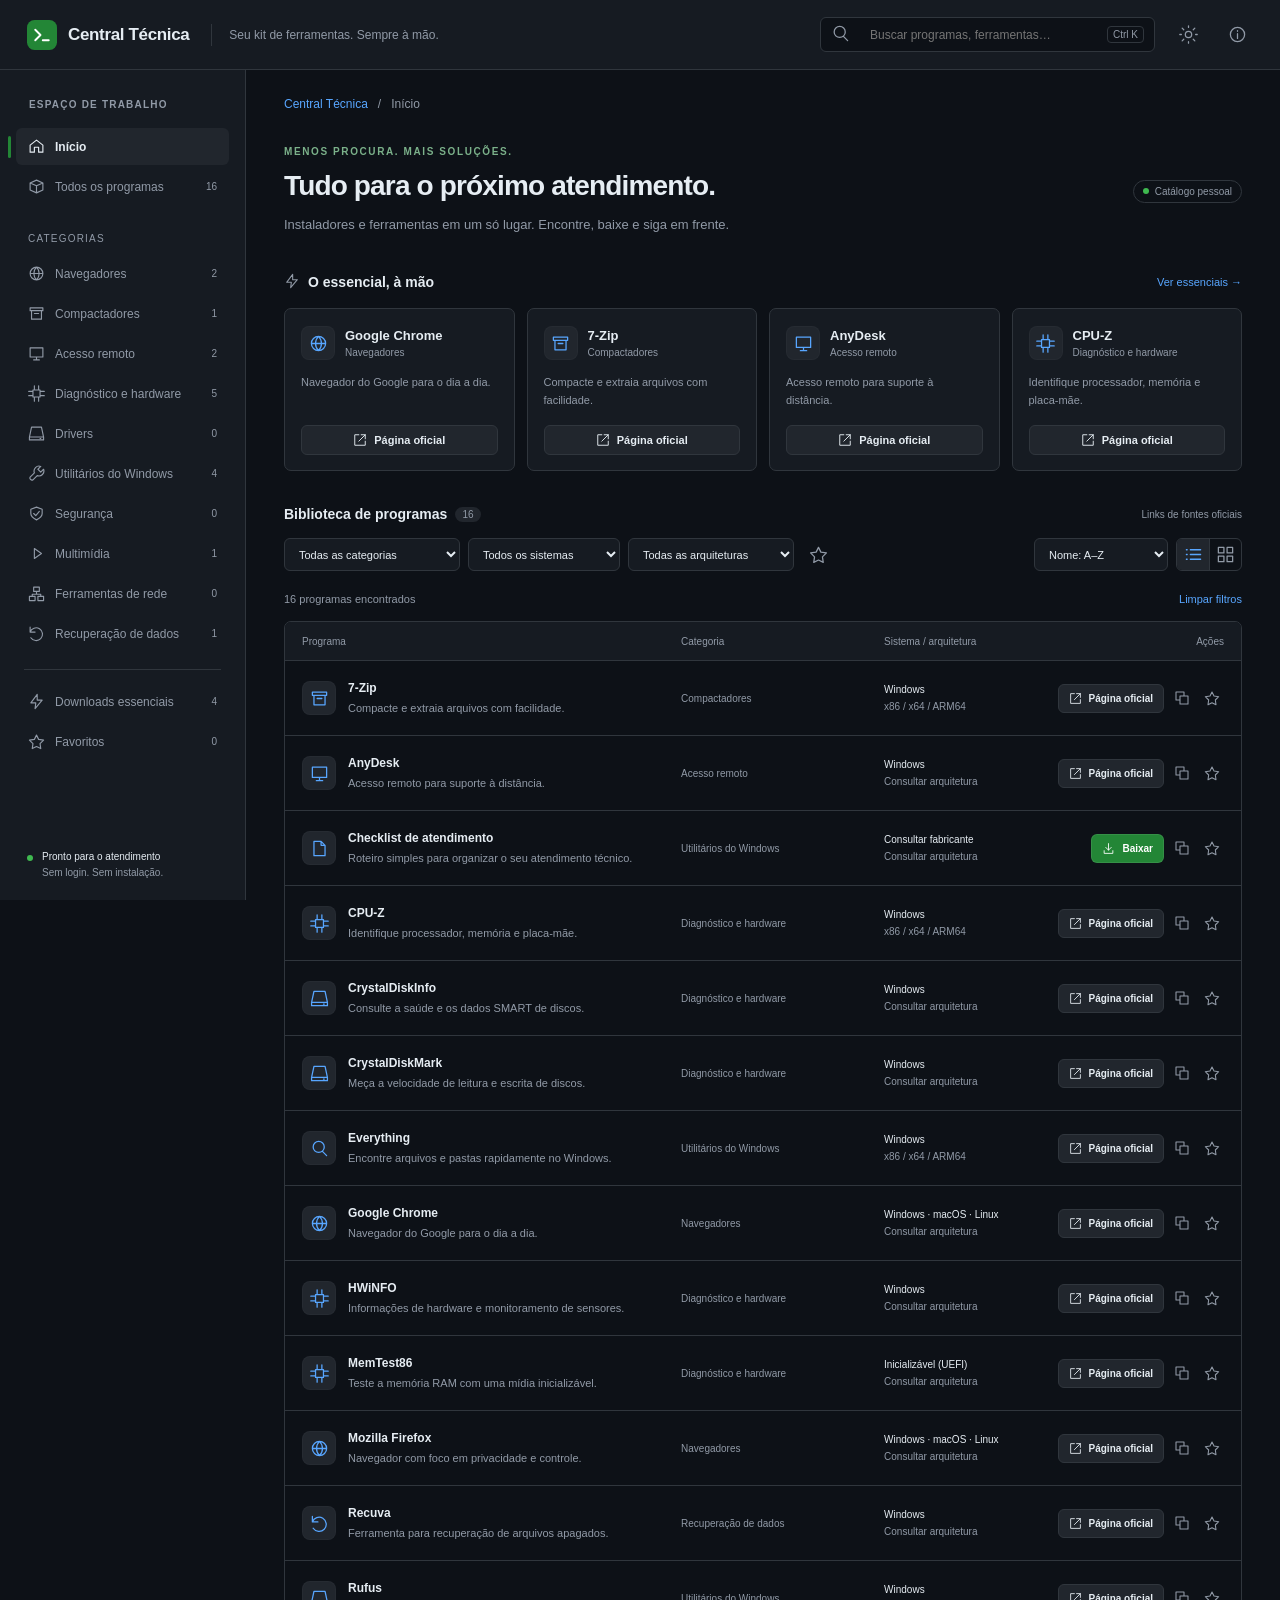
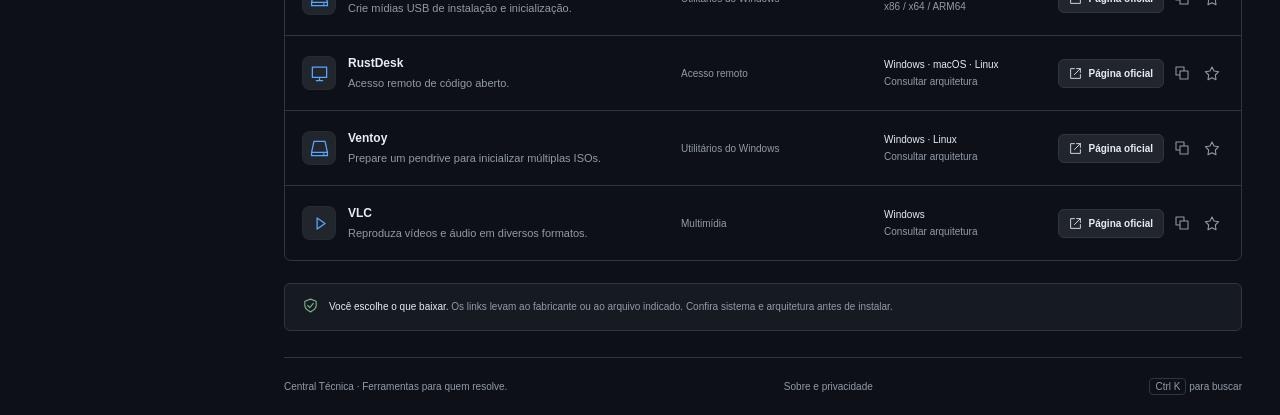
<file: index.html>
<!doctype html>
<html lang="pt-BR" data-theme="dark">
<head><meta charset="utf-8"><meta name="viewport" content="width=device-width,initial-scale=1"><meta name="description" content="Instaladores e ferramentas para o seu próximo atendimento."><title>Central Técnica</title><link rel="icon" href="assets/logo.svg" type="image/svg+xml"><link rel="stylesheet" href="assets/styles.css"><script src="assets/theme.js"></script><script type="module" src="assets/app.js"></script></head>
<body>
<a class="skip-link" href="#main">Pular para o conteúdo</a>
<header class="topbar"><button class="icon-button mobile-menu" id="menu-toggle" aria-label="Abrir categorias" aria-expanded="false" aria-controls="sidebar"></button><a class="brand" href="./"><img id="site-logo" src="assets/logo.svg" alt="" width="30" height="30"><span class="site-name">Central Técnica</span></a><span class="header-divider"></span><span class="header-subtitle">Seu kit de ferramentas. Sempre à mão.</span><div class="global-search"><span id="search-icon"></span><input type="search" id="search" placeholder="Buscar programas, ferramentas…" aria-label="Buscar programas"><kbd>Ctrl K</kbd></div><button class="icon-button" id="theme-toggle" aria-label="Alternar tema"></button><a class="icon-button" href="sobre.html" id="about-link" aria-label="Informações do portal"></a></header>
<div class="shell"><aside id="sidebar" class="sidebar"><div class="sidebar-caption">ESPAÇO DE TRABALHO</div><nav id="navigation" aria-label="Categorias"></nav><div class="sidebar-bottom"><span class="status-dot"></span><div><strong>Pronto para o atendimento</strong><small>Sem login. Sem instalação.</small></div></div></aside>
<main id="main" tabindex="-1"><div class="breadcrumb"><span class="site-name">Central Técnica</span><span>/</span><span id="breadcrumb-current">Início</span></div><div id="load-error" hidden class="notice error" role="alert"></div><div id="portal" hidden><section class="intro"><div><div class="eyebrow">MENOS PROCURA. MAIS SOLUÇÕES.</div><h1 id="page-title">Tudo para o próximo atendimento.</h1><p id="page-description">Instaladores e ferramentas em um só lugar. Encontre, baixe e siga em frente.</p></div><span class="pill intro-pill"><span class="status-dot"></span>Catálogo pessoal</span></section>
<section id="home-highlights" aria-labelledby="essential-title"><div class="section-heading"><h2 id="essential-title"><span id="essential-icon"></span> O essencial, à mão</h2><button class="text-button" id="see-essentials">Ver essenciais <span aria-hidden="true">→</span></button></div><div id="essential-cards" class="essential-grid"></div></section>
<section id="recent-section" hidden><div class="section-heading"><h2>Acessados recentemente</h2><button class="text-button" id="clear-recent">Limpar</button></div><div id="recent-items" class="recent-items"></div></section>
<section class="catalog-section" aria-labelledby="catalog-title"><div class="catalog-title-row"><h2 id="catalog-title">Biblioteca de programas <span id="catalog-total" class="count"></span></h2><span class="muted small">Links de fontes oficiais</span></div><div class="toolbar"><div class="filter-group"><label class="sr-only" for="category-filter">Categoria</label><select id="category-filter"><option value="">Todas as categorias</option></select><label class="sr-only" for="os-filter">Sistema operacional</label><select id="os-filter"><option value="">Todos os sistemas</option></select><label class="sr-only" for="arch-filter">Arquitetura</label><select id="arch-filter"><option value="">Todas as arquiteturas</option></select><button class="icon-button" id="favorite-filter" aria-label="Filtrar favoritos" aria-pressed="false"></button></div><div class="view-group"><label class="sr-only" for="sort">Ordenação</label><select id="sort"><option value="name">Nome: A–Z</option><option value="recent">Adição recente</option></select><div class="segmented" aria-label="Visualização"><button id="view-list" class="icon-button" aria-label="Exibir lista" aria-pressed="true"></button><button id="view-cards" class="icon-button" aria-label="Exibir cartões" aria-pressed="false"></button></div></div></div><div class="results-summary"><span id="results-count" role="status" aria-live="polite"></span><button class="text-button" id="reset-filters">Limpar filtros</button></div><div id="results"></div></section><div class="source-note"><span id="shield-icon"></span><p><strong>Você escolhe o que baixar.</strong> Os links levam ao fabricante ou ao arquivo indicado. Confira sistema e arquitetura antes de instalar.</p></div></div><footer><span><span class="site-name">Central Técnica</span> · Ferramentas para quem resolve.</span><a href="sobre.html">Sobre e privacidade</a><span class="footer-shortcut"><kbd>Ctrl K</kbd> para buscar</span></footer></main></div>
<dialog id="details-dialog"><div class="dialog-header"><h2 id="details-title"></h2><button class="icon-button close-dialog" aria-label="Fechar detalhes">✕</button></div><div id="details-content"></div></dialog><div id="toast" role="status" aria-live="polite" hidden></div><noscript><p class="notice">Ative o JavaScript para usar a busca e carregar o catálogo.</p></noscript>
</body></html>
</file>
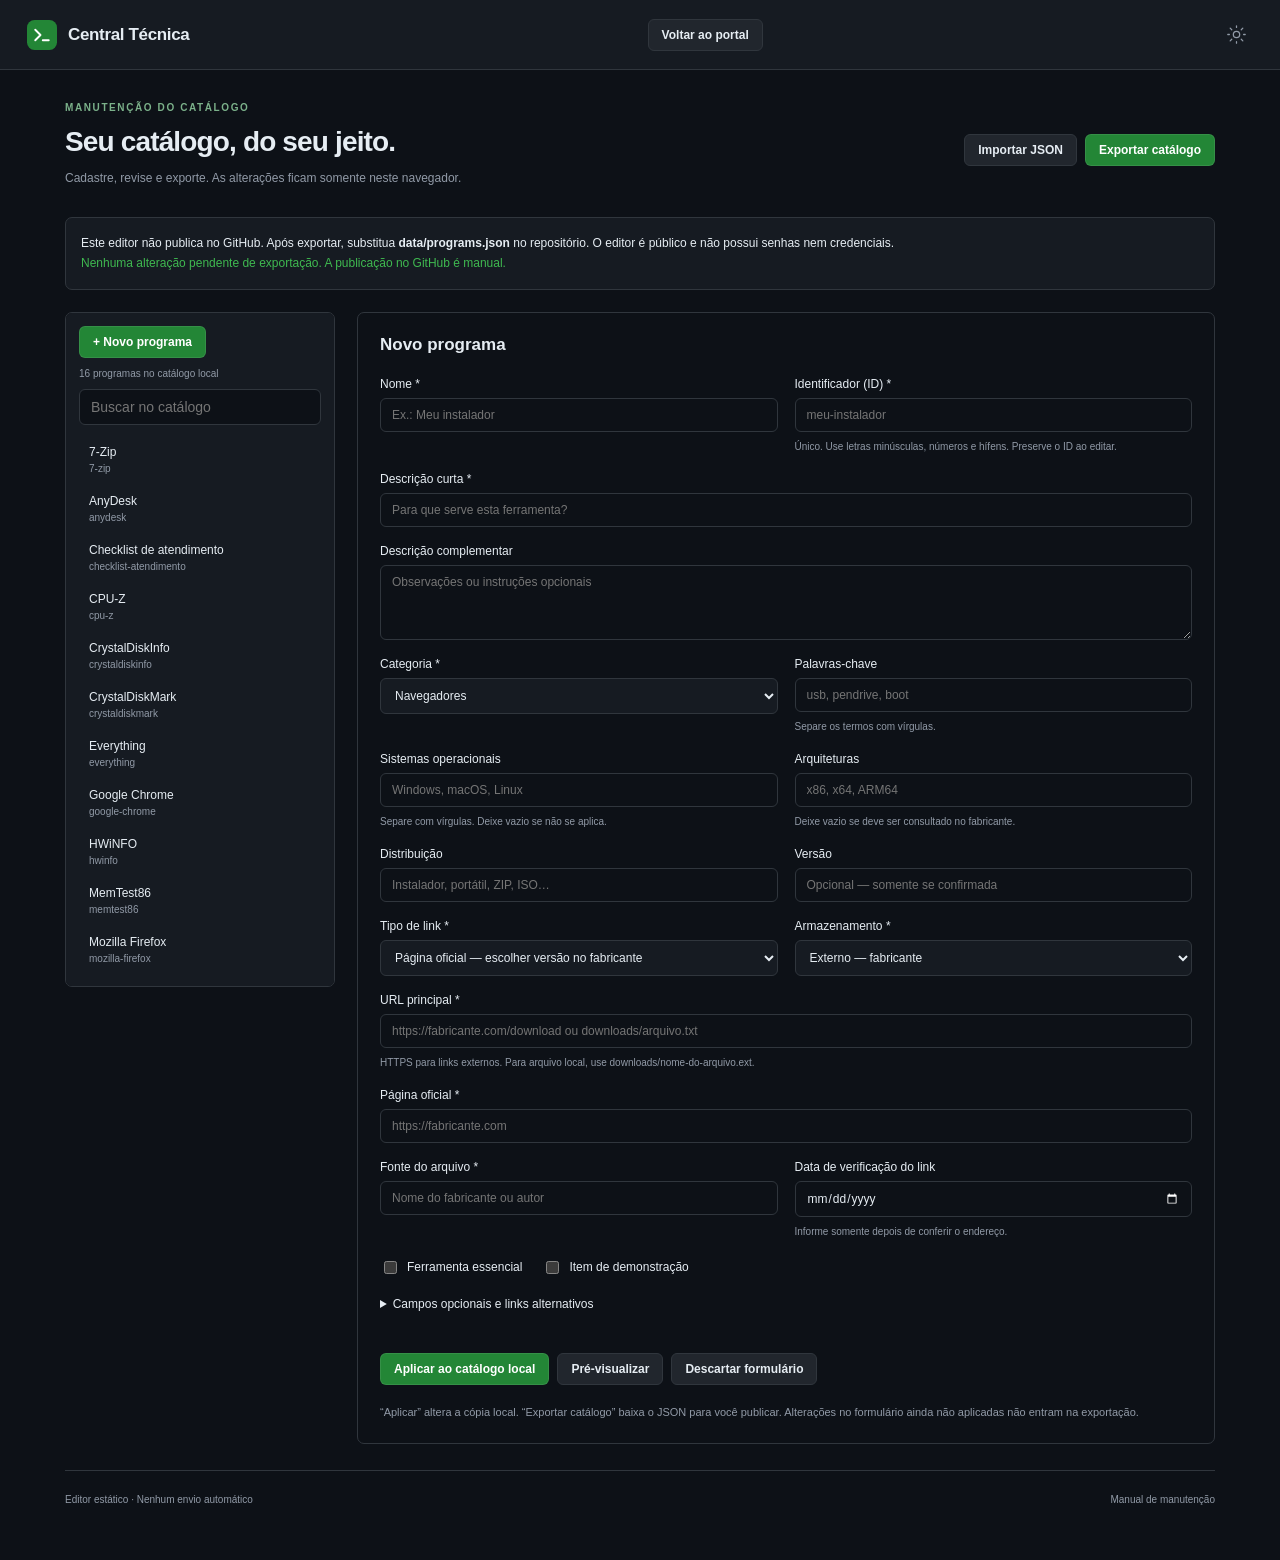
<file: admin.html>
<!doctype html><html lang="pt-BR" data-theme="dark"><head><meta charset="utf-8"><meta name="viewport" content="width=device-width,initial-scale=1"><meta name="robots" content="noindex"><title>Editor do catálogo · Central Técnica</title><link rel="icon" href="assets/logo.svg"><link rel="stylesheet" href="assets/styles.css"><script src="assets/theme.js"></script><script type="module" src="assets/admin.js"></script></head><body><a class="skip-link" href="#main">Pular para o editor</a><header class="topbar admin-topbar"><a class="brand" href="./"><img id="site-logo" src="assets/logo.svg" width="30" height="30" alt=""><span class="site-name">Central Técnica</span></a><a class="button" href="./">Voltar ao portal</a><button class="icon-button" id="theme-toggle" aria-label="Alternar tema"></button></header><main id="main" class="admin-main"><div class="admin-title"><div><div class="eyebrow">MANUTENÇÃO DO CATÁLOGO</div><h1>Seu catálogo, do seu jeito.</h1><p>Cadastre, revise e exporte. As alterações ficam somente neste navegador.</p></div><div class="admin-controls"><label class="button import-label" for="import-file">Importar JSON</label><input type="file" id="import-file" accept=".json,application/json" class="sr-only"><button class="button primary" id="export">Exportar catálogo</button></div></div><div class="notice">Este editor não publica no GitHub. Após exportar, substitua <strong>data/programs.json</strong> no repositório. O editor é público e não possui senhas nem credenciais.<br><span id="change-status" class="exported" role="status">Nenhuma alteração pendente.</span></div><div id="admin-error" class="notice error" hidden role="alert"></div><div class="admin-layout" id="admin-layout" hidden><aside class="admin-list"><button class="button primary" id="new-program">+ Novo programa</button><p class="small muted" id="item-count"></p><label class="sr-only" for="admin-search">Buscar no editor</label><input id="admin-search" type="search" placeholder="Buscar no catálogo"><nav id="admin-items" aria-label="Programas para editar"></nav></aside><section class="admin-form"><h2 id="form-heading">Novo programa</h2><form id="program-form"><div class="form-grid">
<label class="field">Nome *<input name="name" required maxlength="120" placeholder="Ex.: Meu instalador"></label><label class="field">Identificador (ID) *<input name="id" required pattern="[a-z0-9-]+" placeholder="meu-instalador"><small>Único. Use letras minúsculas, números e hífens. Preserve o ID ao editar.</small></label>
<label class="field full">Descrição curta *<input name="description" required maxlength="220" placeholder="Para que serve esta ferramenta?"></label><label class="field full">Descrição complementar<textarea name="details" placeholder="Observações ou instruções opcionais"></textarea></label>
<label class="field">Categoria *<select name="category" required id="admin-category"></select></label><label class="field">Palavras-chave<input name="tags" placeholder="usb, pendrive, boot"><small>Separe os termos com vírgulas.</small></label>
<label class="field">Sistemas operacionais<input name="os" placeholder="Windows, macOS, Linux"><small>Separe com vírgulas. Deixe vazio se não se aplica.</small></label><label class="field">Arquiteturas<input name="architectures" placeholder="x86, x64, ARM64"><small>Deixe vazio se deve ser consultado no fabricante.</small></label>
<label class="field">Distribuição<input name="distribution" placeholder="Instalador, portátil, ZIP, ISO…"></label><label class="field">Versão<input name="version" placeholder="Opcional — somente se confirmada"></label>
<label class="field">Tipo de link *<select name="downloadType"><option value="page">Página oficial — escolher versão no fabricante</option><option value="direct">Baixar — arquivo direto</option></select></label><label class="field">Armazenamento *<select name="storage"><option value="external">Externo — fabricante</option><option value="release">GitHub Releases</option><option value="local">Arquivo local pequeno</option></select></label>
<label class="field full">URL principal *<input name="url" required placeholder="https://fabricante.com/download ou downloads/arquivo.txt"><small>HTTPS para links externos. Para arquivo local, use downloads/nome-do-arquivo.ext.</small></label><label class="field full">Página oficial *<input name="officialUrl" type="url" required placeholder="https://fabricante.com"></label>
<label class="field">Fonte do arquivo *<input name="source" required placeholder="Nome do fabricante ou autor"></label><label class="field">Data de verificação do link<input name="verifiedAt" type="date"><small>Informe somente depois de conferir o endereço.</small></label>
</div><div class="checkboxes"><label><input name="essential" type="checkbox">Ferramenta essencial</label><label><input name="demo" type="checkbox">Item de demonstração</label></div>
<details><summary>Campos opcionais e links alternativos</summary><div class="form-grid"><label class="field">Data de adição<input name="addedAt" type="date"></label><label class="field">Ícone<select name="icon" id="icon-select"><option value="">Usar ícone da categoria</option></select></label><label class="field full">SHA-256<input name="sha256" pattern="[a-fA-F0-9]{64}" placeholder="Somente para um arquivo com versão fixa"></label></div><p class="small muted">Links alternativos (somente HTTPS)</p><div id="alternate-links"></div><button type="button" class="button" id="add-alternate">+ Adicionar link alternativo</button></details>
<div class="admin-actions"><button class="button primary" type="submit">Aplicar ao catálogo local</button><button class="button" type="button" id="preview">Pré-visualizar</button><button class="button" type="button" id="cancel-edit">Descartar formulário</button><button class="button danger" type="button" id="delete-program" hidden>Excluir programa</button></div><p class="admin-help">“Aplicar” altera a cópia local. “Exportar catálogo” baixa o JSON para você publicar. Alterações no formulário ainda não aplicadas não entram na exportação.</p></form><div id="form-errors" class="notice error" role="alert" hidden></div><div id="preview-area" hidden></div></section></div><noscript><p class="notice">Ative JavaScript para usar o editor.</p></noscript><footer><span>Editor estático · Nenhum envio automático</span><a href="README.md">Manual de manutenção</a></footer></main><dialog id="confirm-dialog"><div class="dialog-header"><h2 id="confirm-title">Confirmar ação</h2></div><p class="details-description" id="confirm-message"></p><div class="admin-actions"><button class="button" id="confirm-cancel">Cancelar</button><button class="button danger" id="confirm-ok">Confirmar</button></div></dialog><div id="toast" role="status" hidden></div></body></html>
</file>
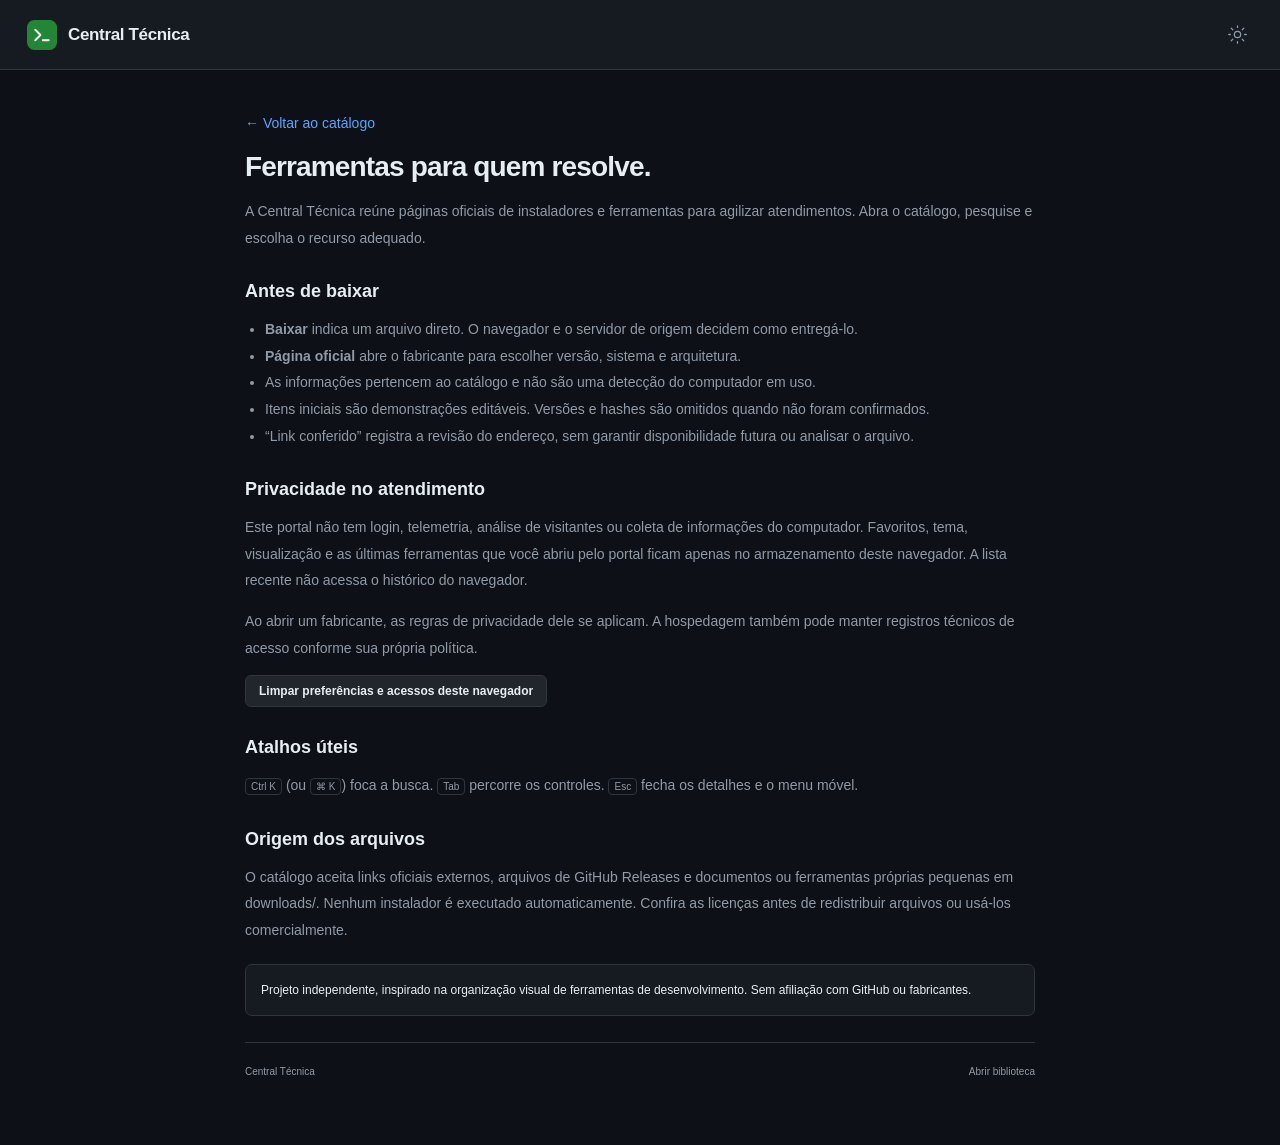
<file: sobre.html>
<!doctype html><html lang="pt-BR" data-theme="dark"><head><meta charset="utf-8"><meta name="viewport" content="width=device-width,initial-scale=1"><title>Sobre · Central Técnica</title><link rel="icon" href="assets/logo.svg"><link rel="stylesheet" href="assets/styles.css"><script src="assets/theme.js"></script><script type="module">import{loadData,applySite,initTheme,toast}from'./assets/shared.js';initTheme();try{applySite(await loadData('site'));}catch{}document.querySelector('#clear-preferences').onclick=()=>{try{for(const key of ['ct-favorites','ct-recent','ct-theme','ct-view'])localStorage.removeItem(key);toast('Favoritos, acessos recentes e preferências apagados deste navegador.');}catch{toast('O navegador não permitiu apagar as preferências.');}};</script></head><body><header class="topbar"><a class="brand" href="./"><img id="site-logo" src="assets/logo.svg" width="30" height="30" alt=""><span class="site-name">Central Técnica</span></a><div style="margin-left:auto"><button class="icon-button" id="theme-toggle" aria-label="Alternar tema"></button></div></header><main class="about-main"><a href="./">← Voltar ao catálogo</a><h1>Ferramentas para quem resolve.</h1><p>A <span class="site-name">Central Técnica</span> reúne páginas oficiais de instaladores e ferramentas para agilizar atendimentos. Abra o catálogo, pesquise e escolha o recurso adequado.</p><h2>Antes de baixar</h2><ul><li><strong>Baixar</strong> indica um arquivo direto. O navegador e o servidor de origem decidem como entregá-lo.</li><li><strong>Página oficial</strong> abre o fabricante para escolher versão, sistema e arquitetura.</li><li>As informações pertencem ao catálogo e não são uma detecção do computador em uso.</li><li>Itens iniciais são demonstrações editáveis. Versões e hashes são omitidos quando não foram confirmados.</li><li>“Link conferido” registra a revisão do endereço, sem garantir disponibilidade futura ou analisar o arquivo.</li></ul><h2>Privacidade no atendimento</h2><p>Este portal não tem login, telemetria, análise de visitantes ou coleta de informações do computador. Favoritos, tema, visualização e as últimas ferramentas que você abriu pelo portal ficam apenas no armazenamento deste navegador. A lista recente não acessa o histórico do navegador.</p><p>Ao abrir um fabricante, as regras de privacidade dele se aplicam. A hospedagem também pode manter registros técnicos de acesso conforme sua própria política.</p><button class="button" id="clear-preferences">Limpar preferências e acessos deste navegador</button><h2>Atalhos úteis</h2><p><kbd>Ctrl K</kbd> (ou <kbd>⌘ K</kbd>) foca a busca. <kbd>Tab</kbd> percorre os controles. <kbd>Esc</kbd> fecha os detalhes e o menu móvel.</p><h2>Origem dos arquivos</h2><p>O catálogo aceita links oficiais externos, arquivos de GitHub Releases e documentos ou ferramentas próprias pequenas em downloads/. Nenhum instalador é executado automaticamente. Confira as licenças antes de redistribuir arquivos ou usá-los comercialmente.</p><div class="notice">Projeto independente, inspirado na organização visual de ferramentas de desenvolvimento. Sem afiliação com GitHub ou fabricantes.</div><footer><span class="site-name">Central Técnica</span><a href="./">Abrir biblioteca</a></footer></main><div id="toast" role="status" hidden></div></body></html>
</file>
<file: assets/styles.css>
:root{color-scheme:dark;--bg:#0d1117;--panel:#161b22;--raised:#1c2129;--border:#30363d;--text:#e6edf3;--muted:#919aa7;--accent:var(--custom-accent,#58a6ff);--green:var(--custom-green,#238636);--eyebrow:#7bb18a;--hover:#21262d;--soft-green:#14281c;--danger:#ff7b72;--focus:#58a6ff;font-family:-apple-system,BlinkMacSystemFont,"Segoe UI",Arial,sans-serif;font-size:14px}html[data-theme=light]{color-scheme:light;--bg:#fff;--panel:#f6f8fa;--raised:#fff;--border:#d0d7de;--text:#1f2328;--muted:#59636e;--accent:var(--custom-accentLight,#0969da);--eyebrow:#1a7f37;--hover:#eaeef2;--soft-green:#dafbe1;--danger:#b42318;--focus:#0969da}*{box-sizing:border-box}body{margin:0;background:var(--bg);color:var(--text)}button,input,select,textarea{font:inherit}button,a,input,select,textarea{-webkit-tap-highlight-color:transparent}a{color:var(--accent);text-decoration:none}a:hover{text-decoration:underline}button{cursor:pointer}button:disabled{cursor:not-allowed;opacity:.5}button,input,select,textarea{color:var(--text)}:focus-visible{outline:2px solid var(--focus);outline-offset:3px}svg{width:19px;height:19px;flex-shrink:0}button svg,a svg{vertical-align:middle}button{background:transparent;border:0}.button{display:inline-flex;gap:7px;align-items:center;justify-content:center;border:1px solid var(--border);background:var(--hover);color:var(--text);padding:8px 13px;border-radius:6px;font-weight:600;white-space:nowrap;font-size:12px;text-decoration:none}.button:hover{background:var(--raised);text-decoration:none;border-color:var(--muted)}.button.primary{background:var(--green);border-color:#ffffff15;color:#fff}.button.primary:hover{filter:brightness(1.15)}.button.danger{color:var(--danger)}.button[aria-disabled=true]{opacity:.5;pointer-events:none}.icon-button{display:inline-flex;align-items:center;justify-content:center;width:32px;height:32px;color:var(--muted);border-radius:5px;flex-shrink:0}.icon-button:hover{background:var(--hover);color:var(--text);text-decoration:none}.icon-button[aria-pressed=true]{color:var(--accent);background:var(--hover)}.topbar{height:70px;padding:0 27px;display:flex;gap:17px;align-items:center;background:var(--panel);border-bottom:1px solid var(--border);position:sticky;top:0;z-index:20}.brand{display:flex;align-items:center;gap:11px;color:var(--text);font-weight:650;font-size:17px;letter-spacing:-.35px;white-space:nowrap}.brand:hover{text-decoration:none}.header-divider{height:22px;width:1px;background:var(--border);margin-left:5px}.header-subtitle{color:var(--muted);font-size:12px}.global-search{display:flex;align-items:center;gap:9px;border:1px solid var(--border);border-radius:6px;padding:0 10px;height:35px;margin-left:auto;width:335px;background:var(--bg);color:var(--muted)}.global-search input{background:transparent;border:0;width:100%;min-width:0;font-size:12px;outline:none}.global-search:focus-within{outline:2px solid var(--focus)}kbd{font-size:10px;border:1px solid var(--border);border-radius:4px;padding:2px 5px;color:var(--muted);font-family:inherit;white-space:nowrap}.shell{display:grid;grid-template-columns:246px minmax(0,1fr);min-height:calc(100vh - 70px)}.sidebar{padding:29px 16px 22px;border-right:1px solid var(--border);background:var(--panel);display:flex;flex-direction:column;position:sticky;top:70px;height:calc(100vh - 70px);overflow-y:auto}.sidebar-caption{font-size:10px;font-weight:600;letter-spacing:1.2px;color:var(--muted);margin:0 13px 15px}.nav-item{width:100%;display:flex;align-items:center;gap:10px;padding:10px 12px;margin:3px 0;text-align:left;border-radius:6px;color:var(--muted);font-size:12px;position:relative}.nav-item svg{width:17px;height:17px}.nav-item .nav-count{margin-left:auto;color:var(--muted);font-size:10px}.nav-item:hover{background:var(--hover);color:var(--text)}.nav-item[aria-current=page]{color:var(--text);background:var(--hover);font-weight:600}.nav-item[aria-current=page]:before{content:"";height:22px;width:3px;border-radius:2px;background:var(--green);position:absolute;left:-8px}.nav-heading{font-size:10px;letter-spacing:1.2px;color:var(--muted);padding:25px 12px 8px}.nav-divider{border-top:1px solid var(--border);margin:17px 8px 13px}.sidebar-bottom{margin-top:auto;padding:28px 11px 0;display:flex;gap:9px;align-items:flex-start}.sidebar-bottom strong{display:block;font-size:10px;font-weight:500}.sidebar-bottom small{display:block;color:var(--muted);font-size:10px;margin-top:5px}.status-dot{display:inline-block;width:6px;height:6px;border-radius:50%;background:#3fb950;flex-shrink:0;margin-top:4px}main{padding:27px 38px 0;max-width:1560px;width:100%;margin:0 auto;min-width:0}.breadcrumb{display:flex;gap:10px;font-size:12px;color:var(--muted);margin-bottom:35px}.breadcrumb .site-name{color:var(--accent)}.intro{display:flex;justify-content:space-between;align-items:center;margin-bottom:35px}.eyebrow{font-size:10px;letter-spacing:1.6px;font-weight:600;color:var(--eyebrow);margin-bottom:11px}h1{font-size:28px;font-weight:620;letter-spacing:-.85px;margin:0 0 11px;line-height:1.25}.intro p{color:var(--muted);font-size:13px;margin:0;line-height:1.7}.pill{display:inline-flex;gap:6px;align-items:center;border:1px solid var(--border);border-radius:20px;padding:5px 9px;font-size:10px;color:var(--muted);white-space:nowrap}.pill .status-dot{margin:0}.section-heading{display:flex;align-items:center;justify-content:space-between;margin-bottom:15px;gap:8px}h2{font-size:14px;font-weight:600;margin:0;display:flex;align-items:center;gap:8px}.section-heading h2 svg{color:var(--muted);width:16px;height:16px}.text-button{font-size:11px;color:var(--accent);padding:5px 0}.text-button:hover{text-decoration:underline}.essential-grid{display:grid;grid-template-columns:repeat(4,minmax(0,1fr));gap:12px}.essential-card{padding:17px 16px 15px;border:1px solid var(--border);border-radius:7px;background:var(--panel);min-width:0}.essential-card .card-top{display:flex;align-items:center;gap:10px;margin-bottom:13px}.program-icon{display:inline-flex;width:34px;height:34px;border-radius:8px;background:var(--hover);color:var(--accent);align-items:center;justify-content:center;font-weight:650;font-size:13px;flex-shrink:0;border:1px solid #ffffff06}.essential-card h3{font-size:13px;margin:0;font-weight:600}.essential-card .tagline{font-size:10px;color:var(--muted);margin-top:4px}.essential-card p{font-size:11px;color:var(--muted);line-height:1.65;min-height:36px;margin:0 0 16px}.essential-card .button{width:100%;font-size:11px;padding:7px}.essential-card .button svg{width:14px;height:14px}.catalog-section{margin-top:35px}.catalog-title-row{display:flex;justify-content:space-between;align-items:center;margin-bottom:16px}.count{background:var(--hover);padding:2px 7px;border-radius:12px;color:var(--muted);font-size:10px;font-weight:500}.toolbar{display:flex;align-items:center;justify-content:space-between;gap:12px;flex-wrap:wrap}.filter-group,.view-group{display:flex;gap:8px;align-items:center;flex-wrap:wrap}select{height:33px;border:1px solid var(--border);background:var(--panel);border-radius:6px;padding:0 28px 0 10px;font-size:11px;max-width:100%}.segmented{display:flex;border:1px solid var(--border);border-radius:6px;overflow:hidden}.segmented .icon-button{border-radius:0;width:32px;height:31px}.segmented .icon-button+button{border-left:1px solid var(--border)}.results-summary{display:flex;justify-content:space-between;align-items:center;color:var(--muted);font-size:11px;margin:17px 0 11px}.program-table{border:1px solid var(--border);border-radius:7px;overflow:hidden}.table-head,.program-row{display:grid;grid-template-columns:minmax(210px,2.8fr) minmax(130px,1.45fr) minmax(90px,1fr) minmax(165px,1.5fr);gap:14px;align-items:center;padding:13px 17px}.table-head{background:var(--panel);color:var(--muted);font-size:10px;height:38px}.table-head span:last-child{text-align:right}.program-row{border-top:1px solid var(--border);min-height:75px}.program-row:hover{background:var(--panel)}.program-info{display:flex;gap:12px;align-items:center;min-width:0}.program-info>div{min-width:0}.program-title{font-size:12px;color:var(--text);padding:0;text-align:left;font-weight:600}.program-title:hover{color:var(--accent);text-decoration:underline}.program-desc{font-size:11px;line-height:1.55;color:var(--muted);margin:5px 0 0;overflow-wrap:anywhere}.program-category{font-size:10px;color:var(--muted)}.program-platform{font-size:10px;line-height:1.7}.program-platform small{display:block;color:var(--muted);font-size:10px}.row-actions{display:flex;justify-content:flex-end;gap:5px;align-items:center}.row-actions .button{font-size:10px;padding:7px 10px}.row-actions .button svg{width:13px;height:13px}.row-actions .icon-button{width:25px;height:29px}.row-actions .icon-button svg{width:16px;height:16px}.source-note{display:flex;gap:10px;align-items:center;border:1px solid var(--border);border-radius:6px;background:var(--panel);padding:13px 17px;margin:22px 0;color:var(--muted)}.source-note svg{width:17px;height:17px;color:var(--eyebrow)}.source-note p{font-size:10px;line-height:1.6;margin:0}.source-note strong{font-weight:500;color:var(--text)}footer{display:flex;gap:20px;align-items:center;justify-content:space-between;border-top:1px solid var(--border);padding:23px 0;color:var(--muted);font-size:10px;margin-top:26px}footer a{color:var(--muted)}.muted{color:var(--muted)}.small{font-size:10px}.mobile-menu{display:none}.card-grid{display:grid;grid-template-columns:repeat(3,minmax(0,1fr));gap:12px}.program-card{display:flex;flex-direction:column;border:1px solid var(--border);border-radius:7px;background:var(--panel);padding:17px}.program-card .program-desc{min-height:36px;margin:14px 0}.card-meta{display:flex;gap:8px;flex-wrap:wrap;margin:0 0 17px}.program-card .row-actions{margin-top:auto;justify-content:flex-start}.program-card .row-actions .button{margin-right:auto}.recent-items{display:flex;gap:8px;flex-wrap:wrap}.recent-items button{border:1px solid var(--border);background:var(--panel);border-radius:5px;color:var(--text);font-size:11px;padding:8px 12px}#recent-section{margin-top:25px}.empty{padding:55px 20px;text-align:center;border:1px dashed var(--border);border-radius:7px}.empty svg{width:30px;height:30px;color:var(--muted);margin-bottom:14px}.empty h3{font-size:16px;margin:0 0 10px}.empty p{font-size:12px;color:var(--muted)}dialog{color:var(--text);background:var(--panel);border:1px solid var(--border);border-radius:10px;padding:24px;max-width:620px;width:calc(100% - 32px);max-height:85vh;overflow:auto}dialog::backdrop{background:#0009}.dialog-header{display:flex;align-items:center;justify-content:space-between;margin-bottom:16px}.dialog-header h2{font-size:20px}.details-description{font-size:13px;line-height:1.8;color:var(--muted)}.details-grid{display:grid;grid-template-columns:1fr 1fr;gap:17px;margin:24px 0}.details-grid dt{font-size:11px;color:var(--muted);margin-bottom:6px}.details-grid dd{font-size:12px;margin:0;overflow-wrap:anywhere}.details-grid .full{grid-column:1/-1}.details-links{display:flex;gap:10px;flex-wrap:wrap}.notice{padding:15px;border:1px solid var(--border);border-radius:7px;background:var(--panel);line-height:1.7;font-size:12px}.notice.error{border-color:var(--danger);color:var(--danger)}#toast{position:fixed;bottom:23px;left:50%;transform:translateX(-50%);background:var(--raised);border:1px solid var(--border);border-radius:6px;box-shadow:0 6px 24px #0005;padding:13px 20px;font-size:12px;z-index:100;max-width:calc(100% - 30px)}.sr-only{position:absolute;width:1px;height:1px;margin:-1px;clip:rect(0,0,0,0);overflow:hidden}.skip-link{position:fixed;top:-60px;left:15px;z-index:100;background:var(--panel);padding:12px}.skip-link:focus{top:10px}[hidden]{display:none!important}.about-main{max-width:840px;padding:45px 25px;margin:0 auto}.about-main h1{margin-top:18px}.about-main h2{margin:30px 0 10px;font-size:18px}.about-main p,.about-main li{color:var(--muted);font-size:14px;line-height:1.9}.about-main ul{padding-left:20px}.about-main .notice{margin-top:20px}.admin-topbar{justify-content:space-between}.admin-main{max-width:1200px;padding:32px 25px}.admin-title{display:flex;justify-content:space-between;gap:18px;align-items:center;margin-bottom:20px}.admin-title p{color:var(--muted);font-size:12px}.admin-layout{display:grid;grid-template-columns:270px minmax(0,1fr);gap:22px;margin-top:22px}.admin-list{border:1px solid var(--border);border-radius:7px;padding:13px;background:var(--panel);align-self:start;max-height:75vh;overflow:auto}.admin-list input{width:100%;margin-bottom:10px}.admin-item{display:block;text-align:left;width:100%;padding:10px;border-radius:5px;color:var(--text);font-size:12px}.admin-item small{display:block;color:var(--muted);font-size:10px;margin-top:4px}.admin-item:hover,.admin-item[aria-current=true]{background:var(--hover)}.admin-form{border:1px solid var(--border);border-radius:7px;padding:22px}.admin-form h2{margin-bottom:22px;font-size:17px}.form-grid{display:grid;grid-template-columns:1fr 1fr;gap:17px}.field{display:flex;flex-direction:column;gap:7px;font-size:12px}.field.full{grid-column:1/-1}.field small{color:var(--muted);line-height:1.6;font-size:10px}input,textarea{background:var(--bg);border:1px solid var(--border);border-radius:6px;padding:9px 11px;min-width:0}textarea{resize:vertical;min-height:75px}.field select{font-size:12px;height:36px}.checkboxes{display:flex;gap:20px;flex-wrap:wrap;margin-top:18px;font-size:12px}.checkboxes label{display:flex;gap:7px;align-items:center}.checkboxes input{accent-color:var(--green)}.admin-actions{display:flex;gap:8px;flex-wrap:wrap;margin-top:24px}.admin-controls{display:flex;gap:8px;flex-wrap:wrap}.dirty{color:#d29922}.exported{color:#3fb950}.admin-form details{margin-top:20px}.admin-form summary{font-size:12px;cursor:pointer;margin-bottom:18px}.alternate-row{display:grid;grid-template-columns:1fr 2fr 1fr auto;gap:8px;margin-bottom:10px}.alternate-row input{width:100%;font-size:11px}.alternate-row select{padding:0 7px}.editor-status{font-size:11px;margin-left:auto}.preview-card{border:1px solid var(--border);border-radius:7px;padding:18px;margin-top:17px}.preview-card h3{margin-top:0}.preview-card p{color:var(--muted);font-size:12px;line-height:1.7}.preview-card .pill{margin:0 6px 15px 0}.import-label{cursor:pointer}.admin-help{margin:18px 0 0;font-size:11px;color:var(--muted);line-height:1.7}
@media(min-width:1550px){main{padding:36px 52px 0}.essential-card{padding:22px}.program-row{min-height:82px}h1{font-size:32px}.global-search{width:370px}}
@media(max-width:1180px){.header-subtitle,.header-divider{display:none}.shell{grid-template-columns:220px minmax(0,1fr)}main{padding:25px}.essential-grid{grid-template-columns:repeat(2,minmax(0,1fr))}.table-head,.program-row{grid-template-columns:minmax(180px,2fr) minmax(70px,1fr) minmax(155px,1fr)}.program-category,.table-head .category-heading{display:none}.intro-pill{display:none}.card-grid{grid-template-columns:repeat(2,minmax(0,1fr))}.sidebar{padding-left:12px;padding-right:12px}.nav-item{font-size:11px}}
@media(max-width:760px){.topbar{padding:0 15px;height:auto;min-height:62px;gap:9px;flex-wrap:wrap;padding-top:12px;padding-bottom:12px}.brand{font-size:15px;margin-right:auto}.brand img{width:27px;height:27px}.global-search{order:5;width:100%;height:35px;margin-top:2px}.mobile-menu{display:inline-flex}.shell{display:block;min-height:calc(100vh - 111px)}.sidebar{display:none;position:fixed;top:111px;left:0;bottom:0;width:260px;height:calc(100vh - 111px);z-index:30;box-shadow:15px 0 30px #0006}.sidebar.open{display:flex}main{padding:20px 17px 0}.breadcrumb{margin-bottom:26px;font-size:11px}.intro{margin-bottom:28px}.eyebrow{font-size:9px}h1{font-size:25px}.intro p{font-size:12px}.essential-grid{gap:9px}.essential-card{padding:14px 12px}.essential-card .card-top{gap:8px}.essential-card h3{font-size:12px}.essential-card .program-icon{width:28px;height:28px}.section-heading h2{font-size:13px}.catalog-title-row .small{display:none}.toolbar{align-items:flex-start}.filter-group{width:100%}.filter-group select{flex:1;min-width:130px}.view-group{width:100%;justify-content:flex-end}.view-group select{margin-right:auto}.table-head{display:none}.program-row{grid-template-columns:minmax(0,1fr) auto;gap:12px;padding:14px 12px}.program-info{grid-column:1/-1}.program-platform{padding-left:46px}.row-actions{grid-column:2}.row-actions .button{font-size:10px}.program-desc{font-size:11px}.source-note{align-items:flex-start;padding:12px}.card-grid{grid-template-columns:1fr}footer{font-size:9px;gap:13px;align-items:flex-start;flex-wrap:wrap}.footer-shortcut{display:none}.admin-layout{grid-template-columns:1fr}.admin-list{max-height:210px}.admin-title{display:block}.admin-controls{margin-bottom:14px}.admin-main{padding:24px 16px}.admin-form{padding:17px}.form-grid{grid-template-columns:1fr}.field.full{grid-column:1}.alternate-row{grid-template-columns:1fr auto}.alternate-row input:nth-child(2){grid-column:1/-1;grid-row:2}.admin-topbar .brand{margin:0}.admin-topbar .button{font-size:10px}.details-grid{grid-template-columns:1fr}.details-grid .full{grid-column:1}}
@media(prefers-reduced-motion:no-preference){button,a{transition:background-color .1s,color .1s}}
</file>
